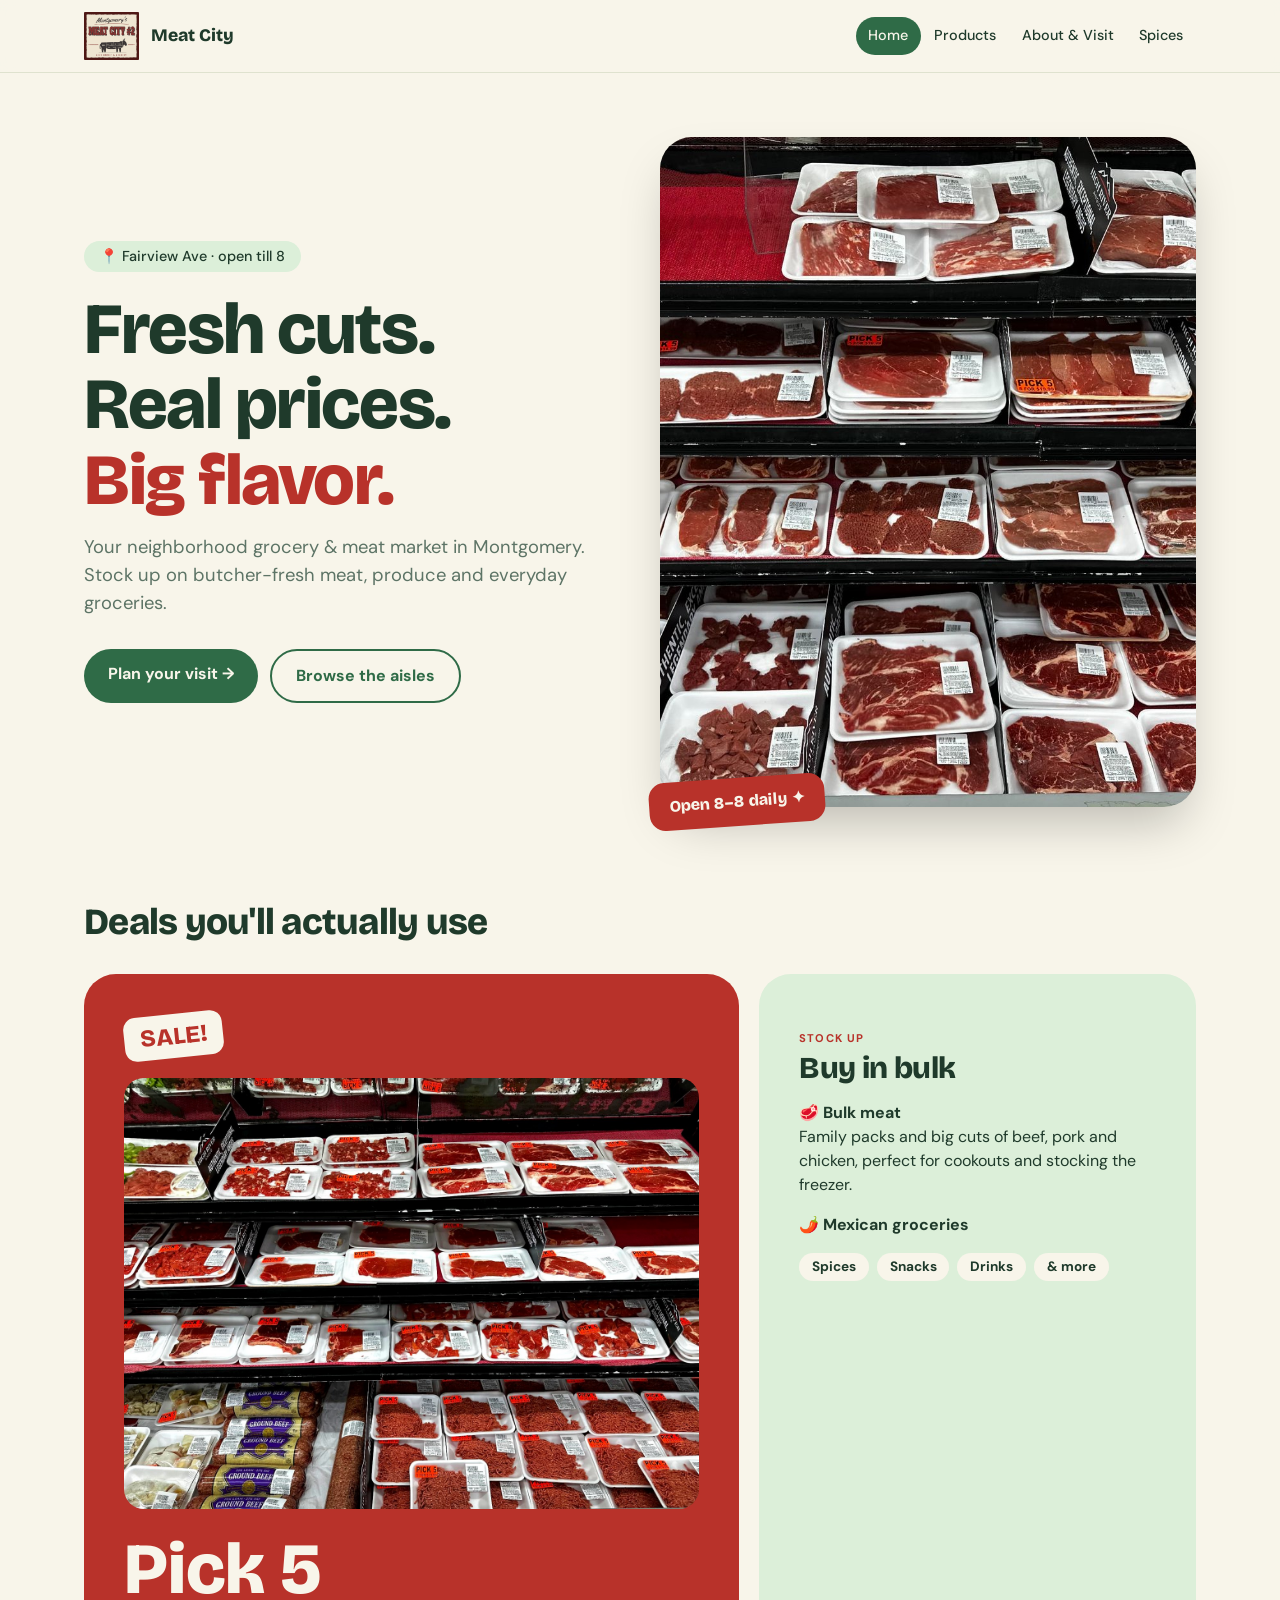
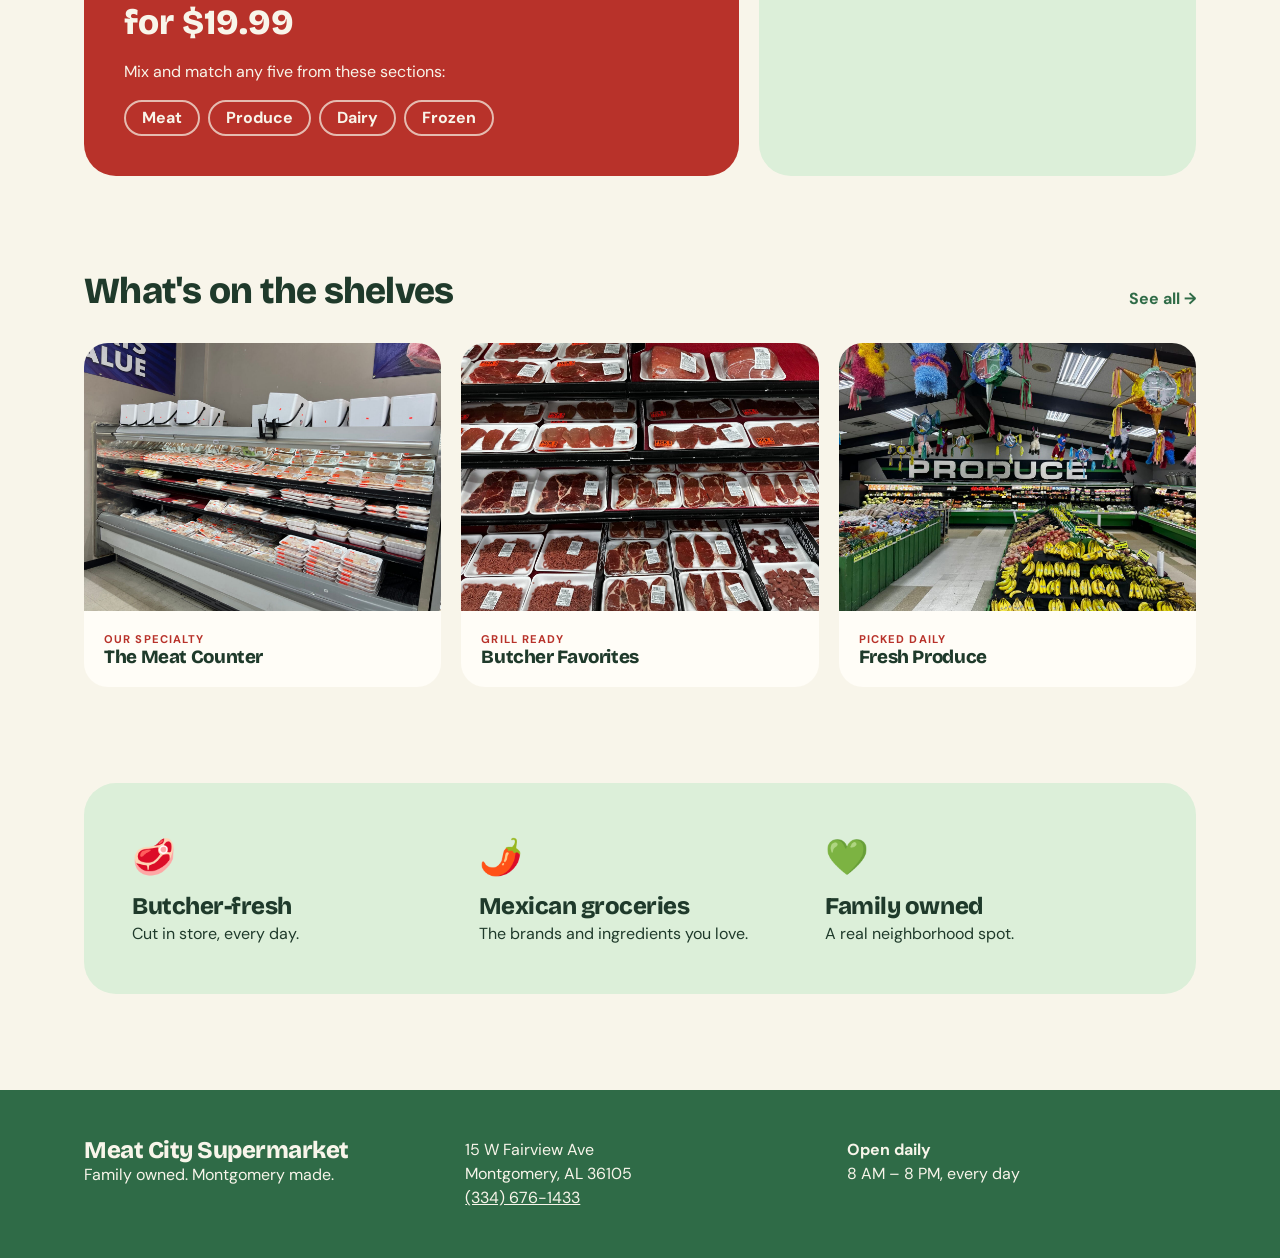
<file: html-site/index.html>
<!DOCTYPE html>
<html lang="en">
<head>
<meta charset="utf-8"><meta name="viewport" content="width=device-width, initial-scale=1">
<title>Meat City Supermarket | Fresh meat &amp; groceries in Montgomery</title><meta name="description" content="Fresh-cut meat, produce and Mexican groceries in Montgomery, AL. Open 8 AM–8 PM daily.">
<link rel="icon" href="favicon.png" type="image/png">
<link rel="stylesheet" href="https://fonts.googleapis.com/css2?family=Bricolage+Grotesque:wght@500;700;800&family=DM+Sans:wght@400;500;700&display=swap">
<link rel="stylesheet" href="styles.css">
</head>
<body>
<header class="header"><div class="wrap nav">
  <a href="index.html" class="brand"><img src="images/logo.png" alt="Meat City logo"><span>Meat City</span></a>
  <nav><a href="index.html" class="active">Home</a><a href="products.html">Products</a><a href="about.html">About &amp; Visit</a><a href="spices.html">Spices</a></nav>
</div></header>
<main>
<section class="wrap hero">
  <div>
    <span class="pill">📍 Fairview Ave · open till 8</span>
    <h1>Fresh cuts.<br>Real prices.<br><span class="red">Big flavor.</span></h1>
    <p class="lead">Your neighborhood grocery &amp; meat market in Montgomery. Stock up on butcher-fresh meat, produce and everyday groceries.</p>
    <div class="btns"><a class="btn" href="about.html">Plan your visit →</a><a class="btn outline" href="products.html">Browse the aisles</a></div>
  </div>
  <div class="hero-img"><img src="images/hero.jpg" alt="Inside Meat City Supermarket"><div class="sticker">Open 8–8 daily ✦</div></div>
</section>
<section class="wrap section">
  <h2>Deals you'll actually use</h2>
  <div class="deals">
    <article class="sale">
      <span class="sale-tag">SALE!</span>
      <img class="sale-img" src="images/pick5.jpg" alt="Meat trays with orange Pick 5 for $19.99 labels">
      <p class="sale-big">Pick 5<span>for $19.99</span></p>
      <p>Mix and match any five from these sections:</p>
      <ul class="chips"><li>Meat</li><li>Produce</li><li>Dairy</li><li>Frozen</li></ul>
    </article>
    <article class="bulk">
      <p class="tag">stock up</p>
      <h3>Buy in bulk</h3>
      <p><b>🥩 Bulk meat</b><br>Family packs and big cuts of beef, pork and chicken, perfect for cookouts and stocking the freezer.</p>
      <p><b>🌶️ Mexican groceries</b></p>
      <ul class="chips light"><li>Spices</li><li>Snacks</li><li>Drinks</li><li>&amp; more</li></ul>
    </article>
  </div>
</section>
<section class="wrap section">
  <div class="row"><h2>What's on the shelves</h2><a class="link" href="products.html">See all →</a></div>
  <div class="grid3">
<article class="card"><img src="images/meat.jpg" alt="The Meat Counter"><div class="pad"><p class="tag">our specialty</p><h3>The Meat Counter</h3></div></article>
<article class="card"><img src="images/more-meat.jpg" alt="Butcher Favorites"><div class="pad"><p class="tag">grill ready</p><h3>Butcher Favorites</h3></div></article>
<article class="card"><img src="images/produce.jpg" alt="Fresh Produce"><div class="pad"><p class="tag">picked daily</p><h3>Fresh Produce</h3></div></article>
  </div>
</section>
<section class="wrap section">
  <div class="perks">
    <div><p class="emoji">🥩</p><h3>Butcher-fresh</h3><p>Cut in store, every day.</p></div>
    <div><p class="emoji">🌶️</p><h3>Mexican groceries</h3><p>The brands and ingredients you love.</p></div>
    <div><p class="emoji">💚</p><h3>Family owned</h3><p>A real neighborhood spot.</p></div>
  </div>
</section>
</main>
<footer class="footer"><div class="wrap cols3">
  <div><p class="big">Meat City Supermarket</p><p>Family owned. Montgomery made.</p></div>
  <div><p>15 W Fairview Ave</p><p>Montgomery, AL 36105</p><a href="tel:+13346761433">(334) 676-1433</a></div>
  <div><p><b>Open daily</b></p><p>8 AM – 8 PM, every day</p></div>
</div></footer>
</body></html>
</file>
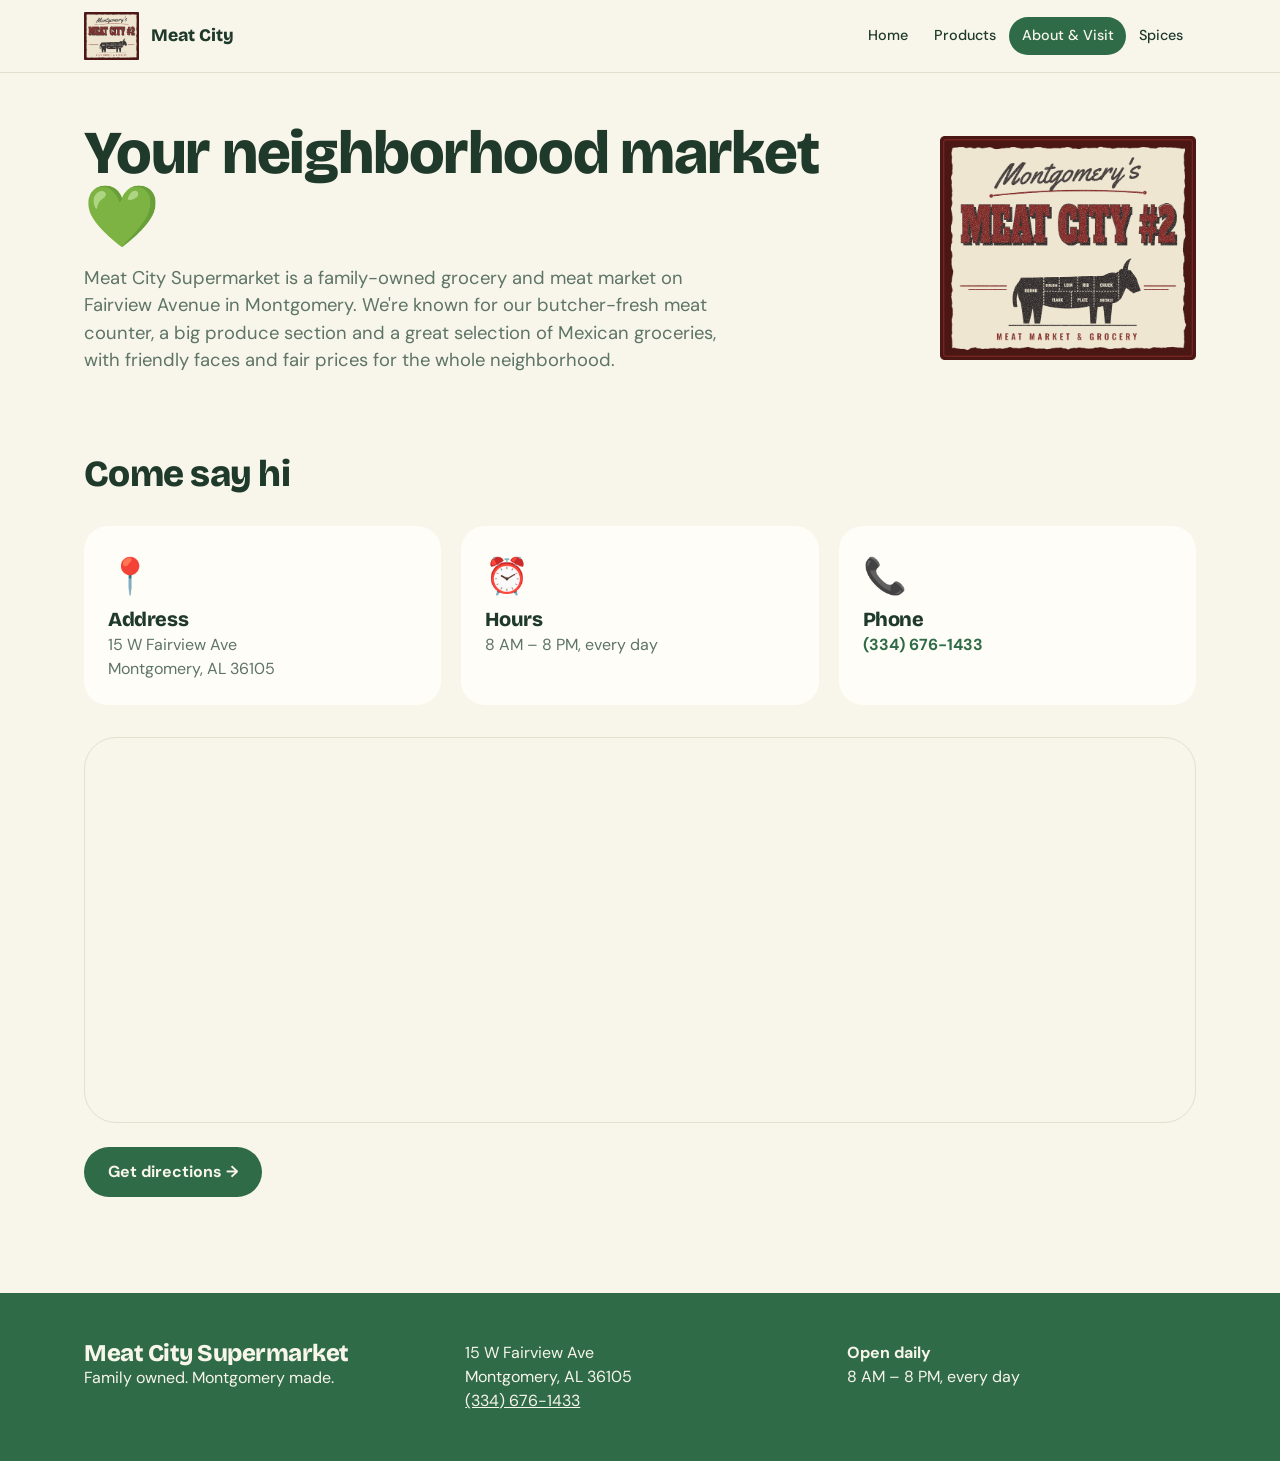
<file: html-site/about.html>
<!DOCTYPE html>
<html lang="en">
<head>
<meta charset="utf-8"><meta name="viewport" content="width=device-width, initial-scale=1">
<title>About &amp; Visit Us | Meat City Supermarket</title><meta name="description" content="Visit Meat City at 15 W Fairview Ave, Montgomery, AL. Open 8 AM–8 PM daily.">
<link rel="icon" href="favicon.png" type="image/png">
<link rel="stylesheet" href="https://fonts.googleapis.com/css2?family=Bricolage+Grotesque:wght@500;700;800&family=DM+Sans:wght@400;500;700&display=swap">
<link rel="stylesheet" href="styles.css">
</head>
<body>
<header class="header"><div class="wrap nav">
  <a href="index.html" class="brand"><img src="images/logo.png" alt="Meat City logo"><span>Meat City</span></a>
  <nav><a href="index.html">Home</a><a href="products.html">Products</a><a href="about.html" class="active">About &amp; Visit</a><a href="spices.html">Spices</a></nav>
</div></header>
<main>
<div class="wrap page">
  <div class="about-top">
    <div><h1>Your neighborhood market 💚</h1>
    <p class="lead">Meat City Supermarket is a family-owned grocery and meat market on Fairview Avenue in Montgomery. We're known for our butcher-fresh meat counter, a big produce section and a great selection of Mexican groceries, with friendly faces and fair prices for the whole neighborhood.</p></div>
    <img src="images/logo.png" alt="Montgomery's Meat City #2 meat market and grocery sign" class="about-logo">
  </div>
  <h2 class="mt">Come say hi</h2>
  <div class="grid3">
    <div class="info"><p class="emoji">📍</p><h3>Address</h3><p>15 W Fairview Ave</p><p>Montgomery, AL 36105</p></div>
    <div class="info"><p class="emoji">⏰</p><h3>Hours</h3><p>8 AM – 8 PM, every day</p></div>
    <div class="info"><p class="emoji">📞</p><h3>Phone</h3><a class="link" href="tel:+13346761433">(334) 676-1433</a></div>
  </div>
  <div class="map"><iframe title="Map to Meat City Supermarket" src="https://www.google.com/maps?q=15+W+Fairview+Ave,+Montgomery,+AL+36105&output=embed" loading="lazy"></iframe></div>
  <a class="btn" target="_blank" rel="noreferrer" href="https://www.google.com/maps/dir/?api=1&destination=15+W+Fairview+Ave+Montgomery+AL+36105">Get directions →</a>
</div>
</main>
<footer class="footer"><div class="wrap cols3">
  <div><p class="big">Meat City Supermarket</p><p>Family owned. Montgomery made.</p></div>
  <div><p>15 W Fairview Ave</p><p>Montgomery, AL 36105</p><a href="tel:+13346761433">(334) 676-1433</a></div>
  <div><p><b>Open daily</b></p><p>8 AM – 8 PM, every day</p></div>
</div></footer>
</body></html>
</file>
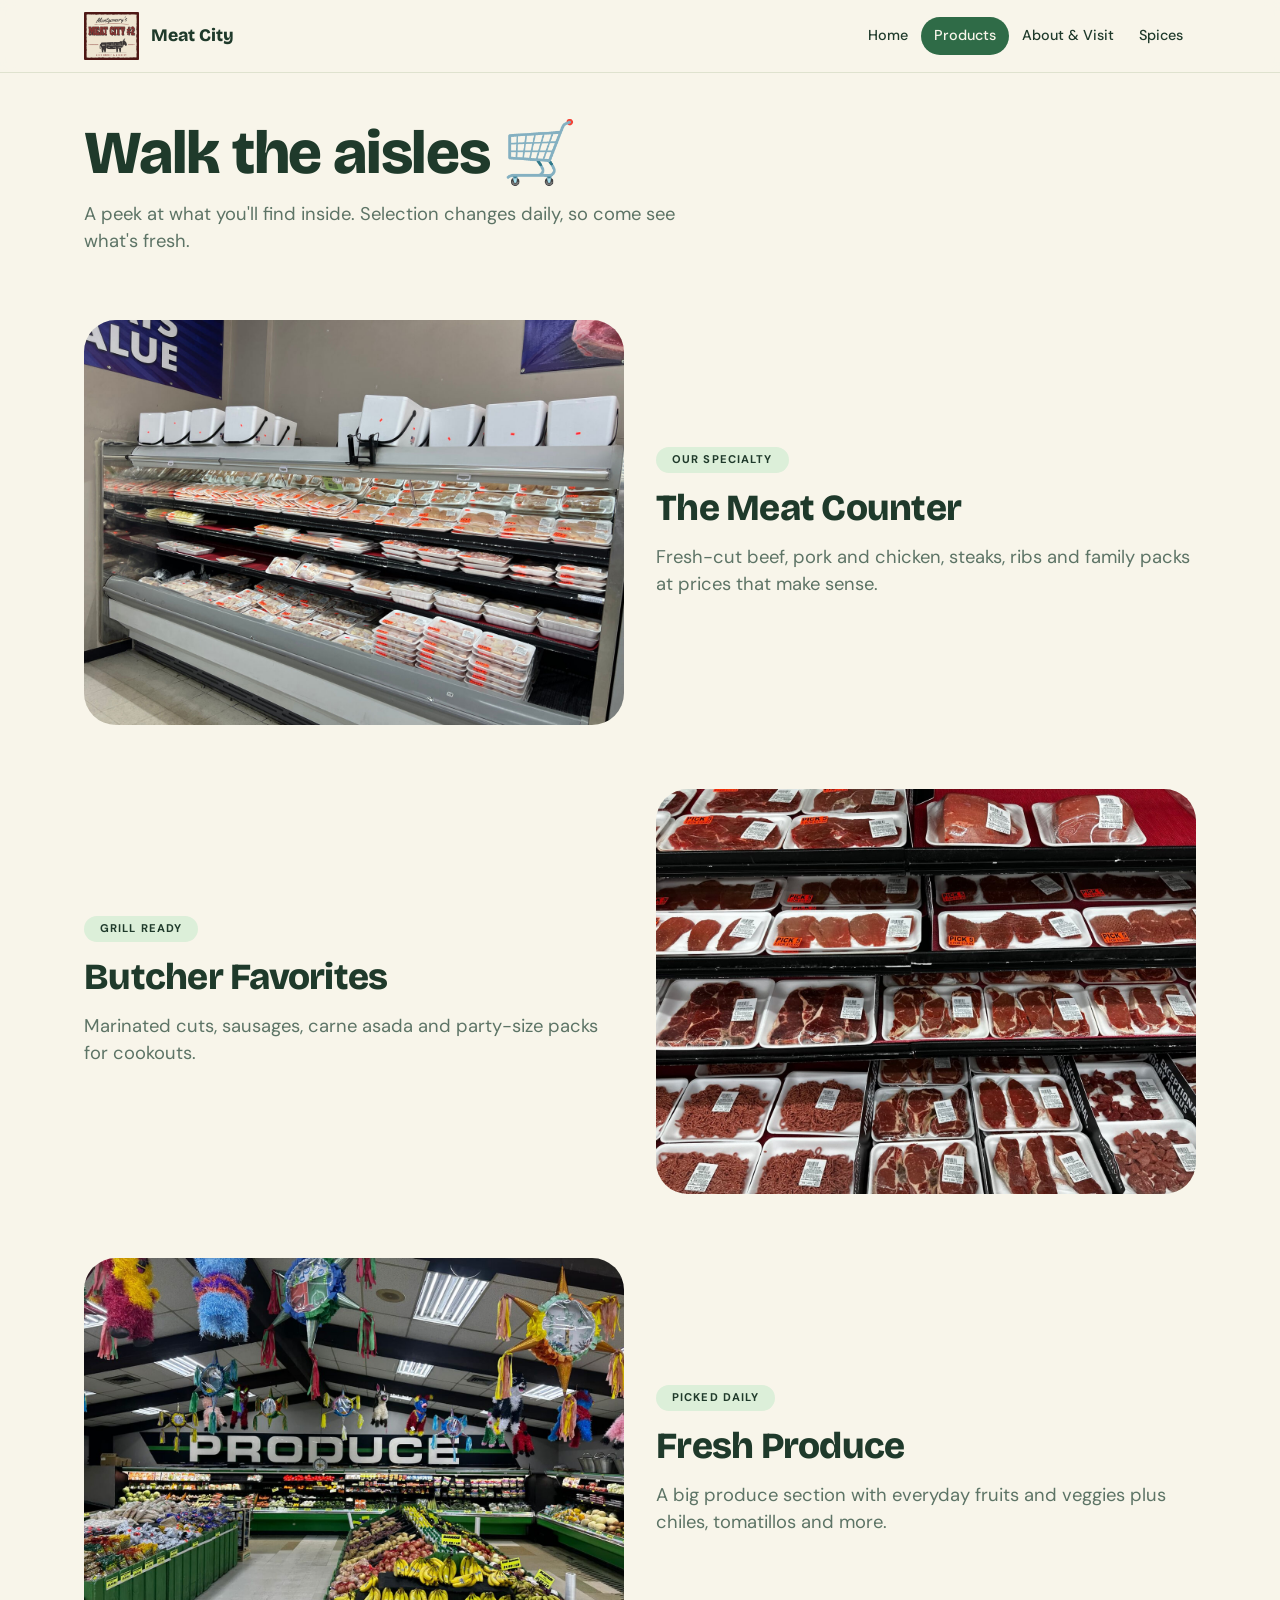
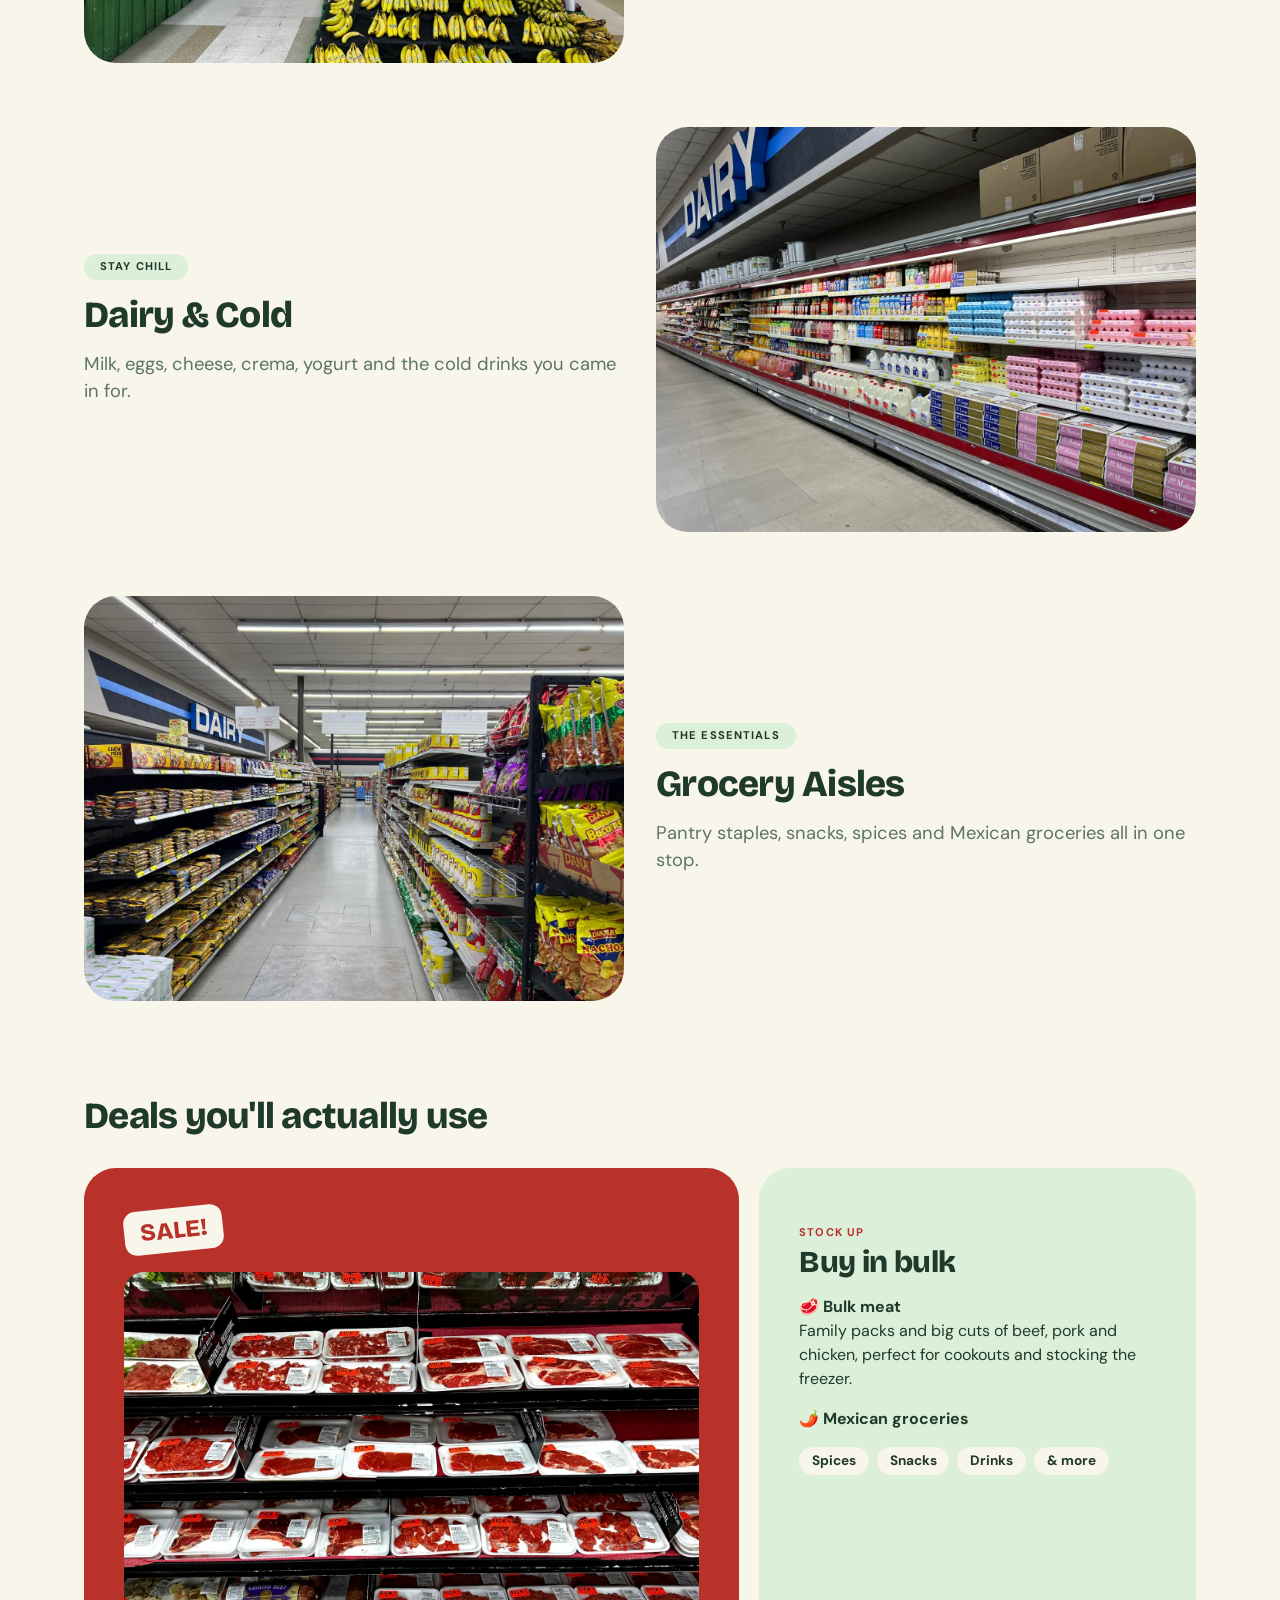
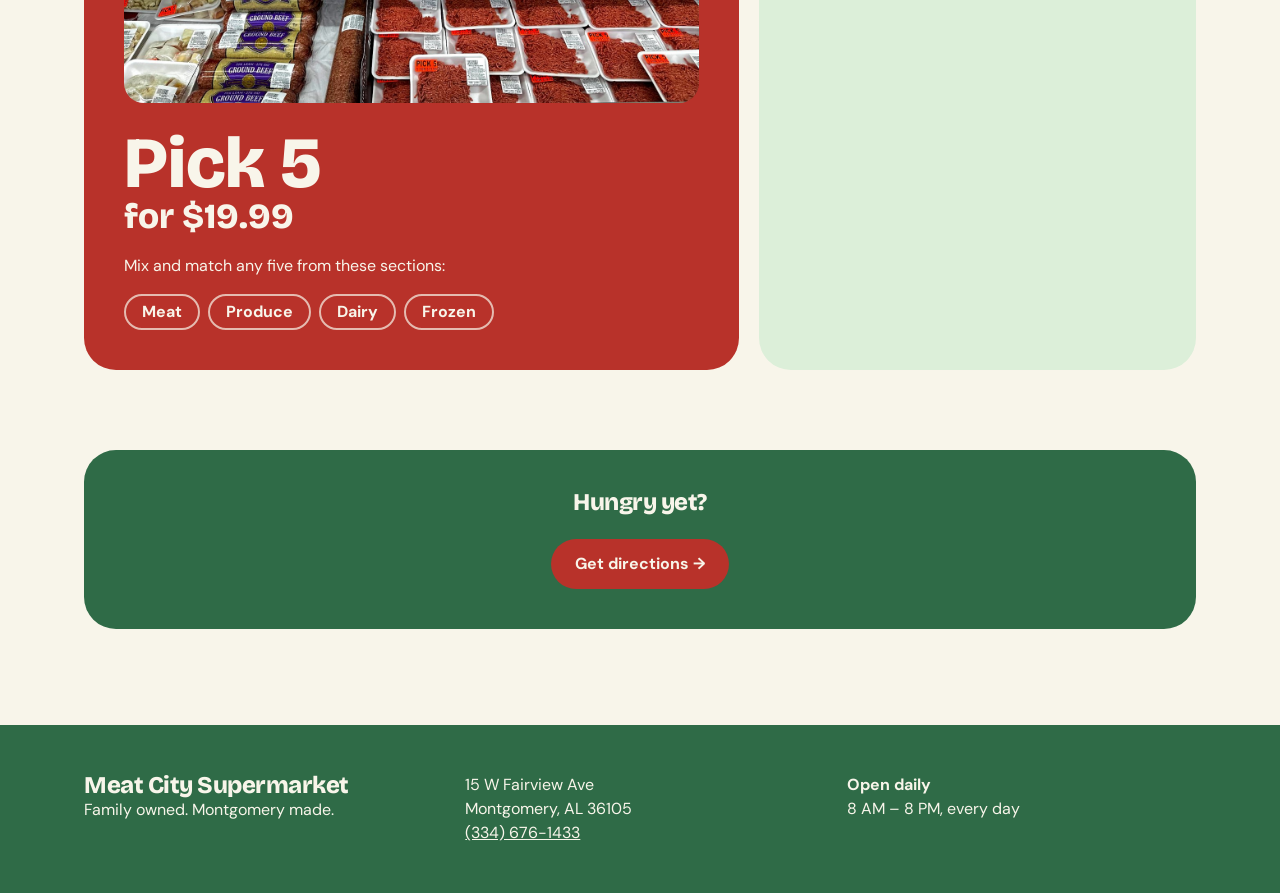
<file: html-site/products.html>
<!DOCTYPE html>
<html lang="en">
<head>
<meta charset="utf-8"><meta name="viewport" content="width=device-width, initial-scale=1">
<title>Products &amp; Aisles | Meat City Supermarket</title><meta name="description" content="Browse Meat City's meat counter, produce, dairy and grocery aisles.">
<link rel="icon" href="favicon.png" type="image/png">
<link rel="stylesheet" href="https://fonts.googleapis.com/css2?family=Bricolage+Grotesque:wght@500;700;800&family=DM+Sans:wght@400;500;700&display=swap">
<link rel="stylesheet" href="styles.css">
</head>
<body>
<header class="header"><div class="wrap nav">
  <a href="index.html" class="brand"><img src="images/logo.png" alt="Meat City logo"><span>Meat City</span></a>
  <nav><a href="index.html">Home</a><a href="products.html" class="active">Products</a><a href="about.html">About &amp; Visit</a><a href="spices.html">Spices</a></nav>
</div></header>
<main>
<div class="wrap page"><h1>Walk the aisles 🛒</h1><p class="lead">A peek at what you'll find inside. Selection changes daily, so come see what's fresh.</p>
<section class="aisle"><img src="images/meat.jpg" alt="The Meat Counter"><div><span class="pill small">our specialty</span><h2>The Meat Counter</h2><p class="lead">Fresh-cut beef, pork and chicken, steaks, ribs and family packs at prices that make sense.</p></div></section>
<section class="aisle flip"><img src="images/more-meat.jpg" alt="Butcher Favorites"><div><span class="pill small">grill ready</span><h2>Butcher Favorites</h2><p class="lead">Marinated cuts, sausages, carne asada and party-size packs for cookouts.</p></div></section>
<section class="aisle"><img src="images/produce.jpg" alt="Fresh Produce"><div><span class="pill small">picked daily</span><h2>Fresh Produce</h2><p class="lead">A big produce section with everyday fruits and veggies plus chiles, tomatillos and more.</p></div></section>
<section class="aisle flip"><img src="images/dairy.jpg" alt="Dairy &amp; Cold"><div><span class="pill small">stay chill</span><h2>Dairy &amp; Cold</h2><p class="lead">Milk, eggs, cheese, crema, yogurt and the cold drinks you came in for.</p></div></section>
<section class="aisle"><img src="images/aisles.jpg" alt="Grocery Aisles"><div><span class="pill small">the essentials</span><h2>Grocery Aisles</h2><p class="lead">Pantry staples, snacks, spices and Mexican groceries all in one stop.</p></div></section>
</div>
<section class="wrap section">
  <h2>Deals you'll actually use</h2>
  <div class="deals">
    <article class="sale">
      <span class="sale-tag">SALE!</span>
      <img class="sale-img" src="images/pick5.jpg" alt="Meat trays with orange Pick 5 for $19.99 labels">
      <p class="sale-big">Pick 5<span>for $19.99</span></p>
      <p>Mix and match any five from these sections:</p>
      <ul class="chips"><li>Meat</li><li>Produce</li><li>Dairy</li><li>Frozen</li></ul>
    </article>
    <article class="bulk">
      <p class="tag">stock up</p>
      <h3>Buy in bulk</h3>
      <p><b>🥩 Bulk meat</b><br>Family packs and big cuts of beef, pork and chicken, perfect for cookouts and stocking the freezer.</p>
      <p><b>🌶️ Mexican groceries</b></p>
      <ul class="chips light"><li>Spices</li><li>Snacks</li><li>Drinks</li><li>&amp; more</li></ul>
    </article>
  </div>
</section>
<div class="wrap"><div class="cta"><h2>Hungry yet?</h2><a class="btn red-bg" href="about.html">Get directions →</a></div></div>
</main>
<footer class="footer"><div class="wrap cols3">
  <div><p class="big">Meat City Supermarket</p><p>Family owned. Montgomery made.</p></div>
  <div><p>15 W Fairview Ave</p><p>Montgomery, AL 36105</p><a href="tel:+13346761433">(334) 676-1433</a></div>
  <div><p><b>Open daily</b></p><p>8 AM – 8 PM, every day</p></div>
</div></footer>
</body></html>
</file>
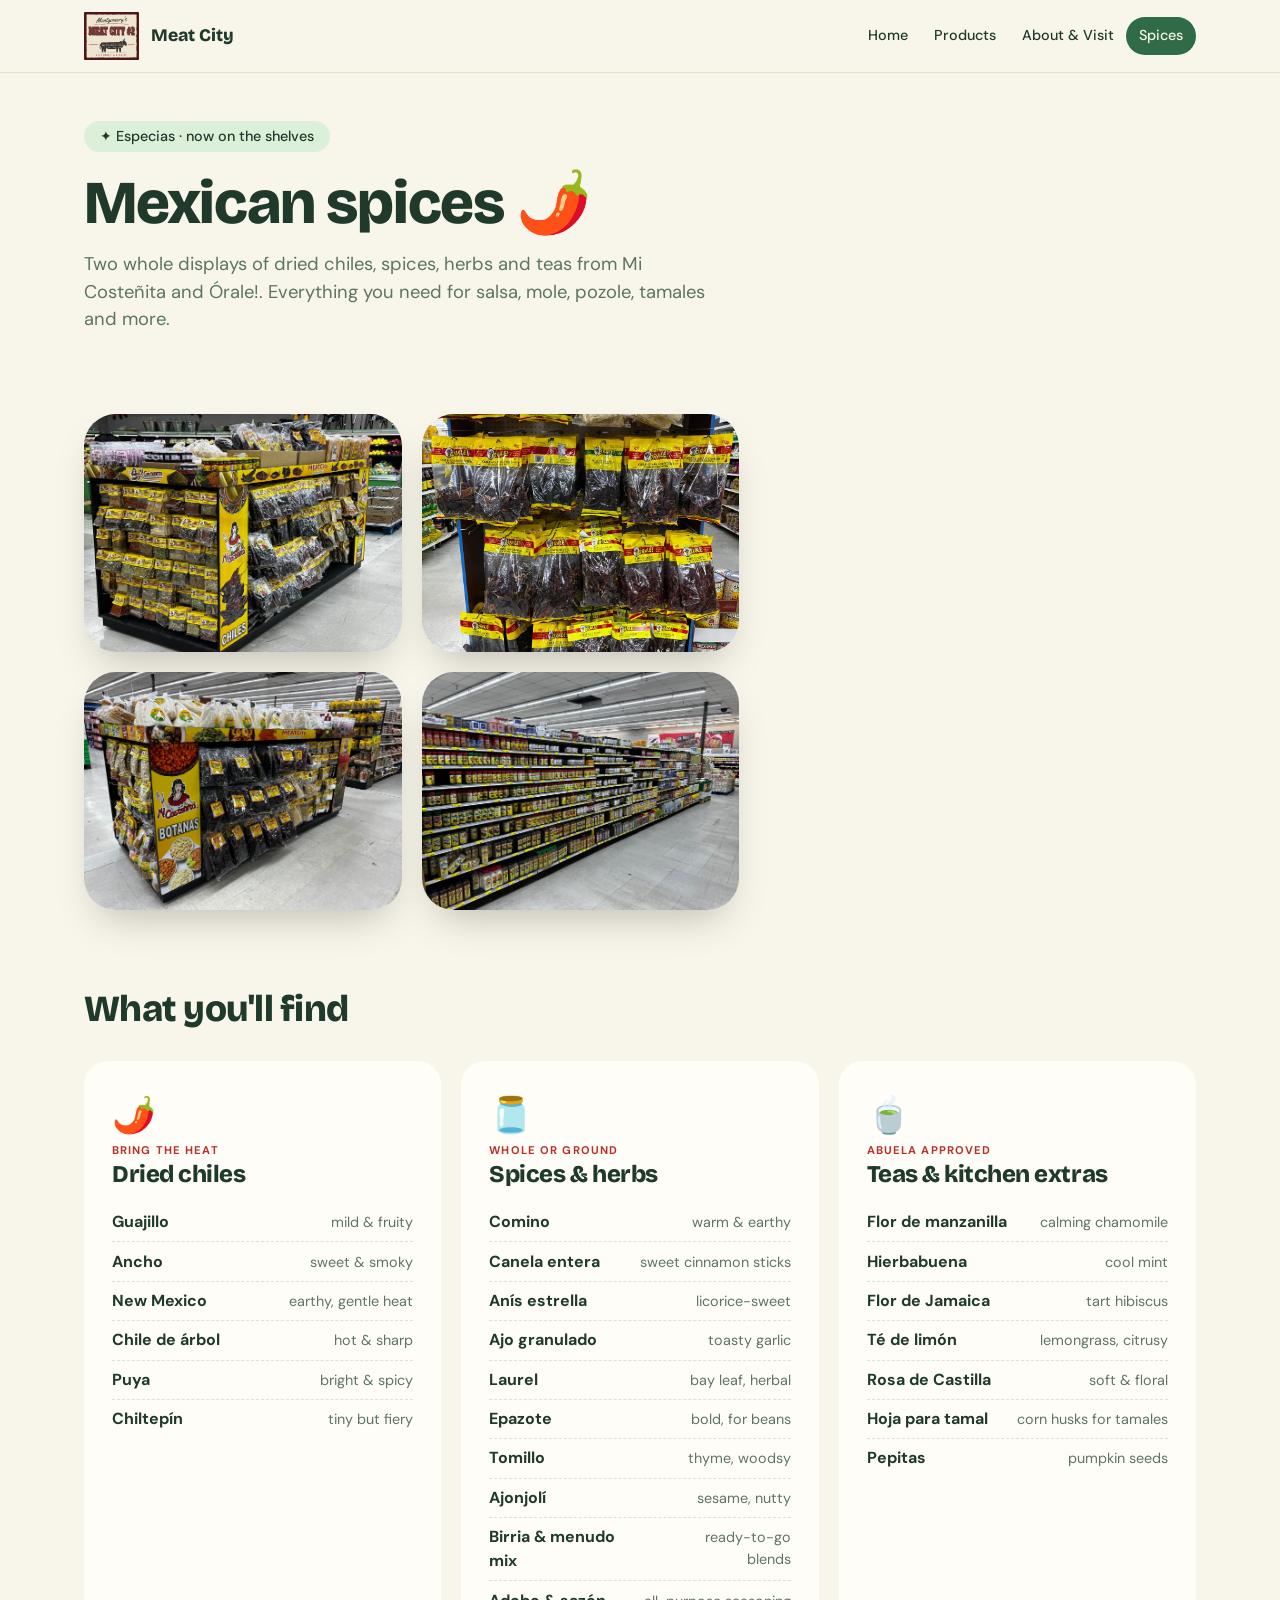
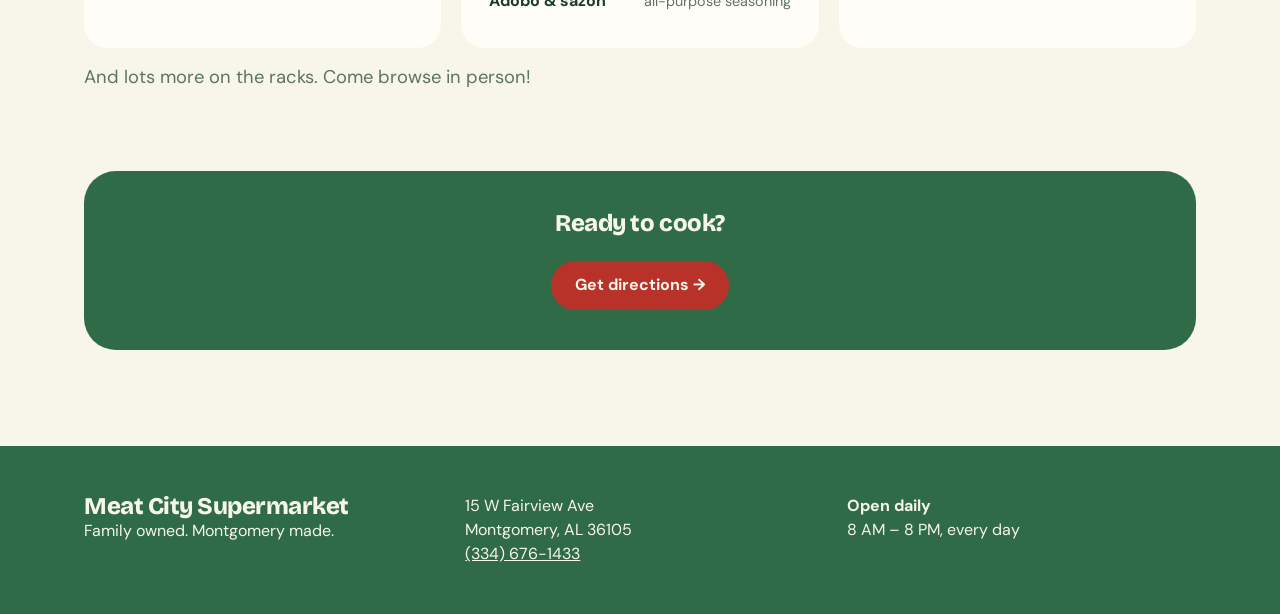
<file: html-site/spices.html>
<!DOCTYPE html>
<html lang="en">
<head>
<meta charset="utf-8"><meta name="viewport" content="width=device-width, initial-scale=1">
<title>Mexican Spices | Meat City Supermarket</title><meta name="description" content="Dried chiles, canela, comino, oregano, teas and more from Mi Costeñita and Órale! at Meat City in Montgomery, AL.">
<link rel="icon" href="favicon.png" type="image/png">
<link rel="stylesheet" href="https://fonts.googleapis.com/css2?family=Bricolage+Grotesque:wght@500;700;800&family=DM+Sans:wght@400;500;700&display=swap">
<link rel="stylesheet" href="styles.css">
</head>
<body>
<header class="header"><div class="wrap nav">
  <a href="index.html" class="brand"><img src="images/logo.png" alt="Meat City logo"><span>Meat City</span></a>
  <nav><a href="index.html">Home</a><a href="products.html">Products</a><a href="about.html">About &amp; Visit</a><a href="spices.html" class="active">Spices</a></nav>
</div></header>
<main>
<div class="wrap page">
  <span class="pill">✦ Especias · now on the shelves</span>
  <h1 style="margin-top:1.2rem">Mexican spices 🌶️</h1>
  <p class="lead">Two whole displays of dried chiles, spices, herbs and teas from Mi Costeñita and Órale!. Everything you need for salsa, mole, pozole, tamales and more.</p>
  <div class="spice-photos">
    <div class="photo-grid"><img src="images/spices-1.jpg" alt="Mi Costeñita spice island with chile bags and herb packets at Meat City"><img src="images/spices-2.jpg" alt="Órale! rack of ancho, guajillo, New Mexico and árbol chile bags"><img src="images/spices-3.jpg" alt="Mi Costeñita botanas and dried chiles island with corn husks on top"><img src="images/spices-4.jpg" alt="Long aisle of ground spices, adobo and sazón jars"></div>
  </div>
  <h2 class="mt">What you'll find</h2>
  <div class="grid3">
    <section class="spice-card"><p class="emoji">🌶️</p><p class="tag">bring the heat</p><h3>Dried chiles</h3><ul><li><b>Guajillo</b><span>mild &amp; fruity</span></li><li><b>Ancho</b><span>sweet &amp; smoky</span></li><li><b>New Mexico</b><span>earthy, gentle heat</span></li><li><b>Chile de árbol</b><span>hot &amp; sharp</span></li><li><b>Puya</b><span>bright &amp; spicy</span></li><li><b>Chiltepín</b><span>tiny but fiery</span></li></ul></section>
    <section class="spice-card"><p class="emoji">🫙</p><p class="tag">whole or ground</p><h3>Spices &amp; herbs</h3><ul><li><b>Comino</b><span>warm &amp; earthy</span></li><li><b>Canela entera</b><span>sweet cinnamon sticks</span></li><li><b>Anís estrella</b><span>licorice-sweet</span></li><li><b>Ajo granulado</b><span>toasty garlic</span></li><li><b>Laurel</b><span>bay leaf, herbal</span></li><li><b>Epazote</b><span>bold, for beans</span></li><li><b>Tomillo</b><span>thyme, woodsy</span></li><li><b>Ajonjolí</b><span>sesame, nutty</span></li><li><b>Birria &amp; menudo mix</b><span>ready-to-go blends</span></li><li><b>Adobo &amp; sazón</b><span>all-purpose seasoning</span></li></ul></section>
    <section class="spice-card"><p class="emoji">🍵</p><p class="tag">abuela approved</p><h3>Teas &amp; kitchen extras</h3><ul><li><b>Flor de manzanilla</b><span>calming chamomile</span></li><li><b>Hierbabuena</b><span>cool mint</span></li><li><b>Flor de Jamaica</b><span>tart hibiscus</span></li><li><b>Té de limón</b><span>lemongrass, citrusy</span></li><li><b>Rosa de Castilla</b><span>soft &amp; floral</span></li><li><b>Hoja para tamal</b><span>corn husks for tamales</span></li><li><b>Pepitas</b><span>pumpkin seeds</span></li></ul></section>
  </div>
  <p class="lead">And lots more on the racks. Come browse in person!</p>
</div>
<div class="wrap"><div class="cta"><h2>Ready to cook?</h2><a class="btn red-bg" href="about.html">Get directions →</a></div></div>
</main>
<footer class="footer"><div class="wrap cols3">
  <div><p class="big">Meat City Supermarket</p><p>Family owned. Montgomery made.</p></div>
  <div><p>15 W Fairview Ave</p><p>Montgomery, AL 36105</p><a href="tel:+13346761433">(334) 676-1433</a></div>
  <div><p><b>Open daily</b></p><p>8 AM – 8 PM, every day</p></div>
</div></footer>
</body></html>
</file>
<file: html-site/styles.css>
:root{--bg:#f8f5ea;--fg:#1f3a2b;--card:#fffdf7;--green:#2f6b47;--soft:#dcefd9;--muted:#5d7466;--red:#b8322a;--border:#dfe2cf}
*{box-sizing:border-box;margin:0}
body{background:var(--bg);color:var(--fg);font-family:"DM Sans",sans-serif;line-height:1.5}
h1,h2,h3,.big{font-family:"Bricolage Grotesque",sans-serif;font-weight:800;letter-spacing:-.02em;line-height:1.05}
a{color:inherit;text-decoration:none}img{display:block;max-width:100%}
.wrap{max-width:72rem;margin:0 auto;padding:0 1.25rem}
.header{position:sticky;top:0;z-index:5;background:rgba(248,245,234,.88);backdrop-filter:blur(8px);border-bottom:1px solid var(--border)}
.nav{display:flex;justify-content:space-between;align-items:center;padding:.75rem 1.25rem}
.brand{display:flex;align-items:center;gap:.75rem;font-family:"Bricolage Grotesque";font-weight:800;font-size:1.1rem}.brand img{height:48px;width:auto}
nav a{padding:.5rem .8rem;border-radius:99px;font-weight:500;font-size:.9rem}nav a:hover{background:var(--soft)}nav a.active{background:var(--green);color:var(--bg)}
.hero{display:grid;gap:2.5rem;align-items:center;padding-top:4rem}@media(min-width:768px){.hero{grid-template-columns:1fr 1fr}}
.hero h1{font-size:clamp(3rem,7vw,4.5rem);margin-top:1.2rem}.red{color:var(--red)}
.pill{display:inline-block;background:var(--soft);padding:.3rem 1rem;border-radius:99px;font-size:.9rem;font-weight:500}.pill.small{font-size:.7rem;font-weight:700;text-transform:uppercase;letter-spacing:.1em}
.lead{font-size:1.15rem;color:var(--muted);margin-top:1rem;max-width:40rem}
.btns{display:flex;flex-wrap:wrap;gap:.75rem;margin-top:2rem}
.btn{display:inline-block;background:var(--green);color:var(--bg);padding:.8rem 1.5rem;border-radius:99px;font-weight:700;margin-top:1.5rem}.btns .btn{margin:0}
.btn.outline{background:none;border:2px solid var(--green);color:var(--green)}.btn.red-bg{background:var(--red)}
.hero-img{position:relative}.hero-img img{aspect-ratio:4/5;object-fit:cover;width:100%;border-radius:2rem;box-shadow:0 25px 50px -12px rgba(0,0,0,.25)}
.sticker{position:absolute;bottom:-1.2rem;left:-.7rem;transform:rotate(-4deg);background:var(--red);color:var(--bg);padding:.75rem 1.25rem;border-radius:1rem;font-family:"Bricolage Grotesque";font-weight:800}
.section{margin-top:6rem}.section h2,.page h2{font-size:2.3rem}
.row{display:flex;justify-content:space-between;align-items:end}.link{color:var(--green);font-weight:700}
.grid3{display:grid;gap:1.25rem;margin-top:2rem}@media(min-width:640px){.grid3{grid-template-columns:repeat(3,1fr)}}
.card{background:var(--card);border-radius:1.5rem;overflow:hidden;transition:transform .2s}.card:hover{transform:translateY(-4px)}
.card img{aspect-ratio:4/3;object-fit:cover;width:100%}.pad{padding:1.25rem}.tag{font-size:.7rem;font-weight:700;text-transform:uppercase;letter-spacing:.1em;color:var(--red)}
.perks{display:grid;gap:1.5rem;background:var(--soft);border-radius:2rem;padding:3rem}@media(min-width:768px){.perks{grid-template-columns:repeat(3,1fr)}}
.perks h3{font-size:1.5rem;margin:.6rem 0 .2rem}.emoji{font-size:2.2rem}
.page{padding-top:3rem}.page h1{font-size:clamp(2.8rem,6vw,3.8rem)}
.aisle{display:grid;gap:2rem;align-items:center;margin-top:4rem}@media(min-width:768px){.aisle{grid-template-columns:1fr 1fr}.aisle.flip img{order:2}}
.aisle img{aspect-ratio:4/3;object-fit:cover;width:100%;border-radius:2rem}.aisle h2{margin-top:1rem}
.cta{margin-top:5rem;background:var(--green);color:var(--bg);border-radius:2rem;padding:2.5rem;text-align:center}
.about-top{display:grid;gap:2.5rem;align-items:center}@media(min-width:768px){.about-top{grid-template-columns:1fr auto}}.about-logo{width:16rem;margin:0 auto}
.mt{margin-top:5rem}.info{background:var(--card);border-radius:1.5rem;padding:1.5rem;color:var(--muted)}.info h3{color:var(--fg);font-size:1.25rem;margin:.4rem 0 .2rem}
.map{margin-top:2rem;border-radius:2rem;overflow:hidden;border:1px solid var(--border)}.map iframe{width:100%;height:24rem;border:0;display:block}
.footer{margin-top:6rem;background:var(--green);color:var(--bg)}.cols3{display:grid;gap:2rem;padding:3rem 1.25rem}@media(min-width:640px){.cols3{grid-template-columns:repeat(3,1fr)}}.big{font-size:1.5rem}.footer a{text-decoration:underline}
.deals{display:grid;gap:1.25rem;margin-top:2rem}@media(min-width:768px){.deals{grid-template-columns:3fr 2fr}}
.sale{background:var(--red);color:var(--bg);border-radius:2rem;padding:2.5rem}.sale-tag{display:inline-block;transform:rotate(-6deg);background:var(--bg);color:var(--red);padding:.25rem 1rem;border-radius:.75rem;font-family:"Bricolage Grotesque";font-weight:800;font-size:1.5rem}
.sale-big{font-family:"Bricolage Grotesque";font-weight:800;font-size:clamp(3.5rem,8vw,4.5rem);line-height:1;margin:1.5rem 0 1.25rem}.sale-big span{display:block;font-size:2.2rem}
.chips{list-style:none;padding:0;display:flex;flex-wrap:wrap;gap:.5rem;margin-top:1rem}.chips li{border:2px solid rgba(248,245,234,.7);border-radius:99px;padding:.25rem 1rem;font-weight:700}
.chips.light li{border:0;background:var(--bg);font-size:.85rem;padding:.25rem .8rem}
.bulk{background:var(--soft);border-radius:2rem;padding:2.5rem}.bulk h3{font-size:1.9rem;margin:.4rem 0 1rem}.bulk p{margin-top:1rem}
.spice-photos{display:grid;gap:1.25rem;margin-top:2.5rem}@media(min-width:768px){.spice-photos{grid-template-columns:3fr 2fr}}
.spice-photos .stack{display:grid;gap:1.25rem}.spice-photos img{width:100%;border-radius:2rem;object-fit:cover;box-shadow:0 20px 40px -15px rgba(0,0,0,.25)}.spice-photos .stack img{aspect-ratio:4/3}.spice-photos>img{height:100%}
.spice-card{background:var(--card);border-radius:1.5rem;padding:1.75rem}.spice-card h3{font-size:1.5rem;margin-top:.2rem}
.spice-card ul{list-style:none;padding:0;margin-top:1rem}.spice-card li{display:flex;justify-content:space-between;gap:.75rem;align-items:baseline;border-bottom:1px dashed var(--border);padding:.45rem 0}.spice-card li:last-child{border:0}.spice-card li span{color:var(--muted);font-size:.9rem;text-align:right}
nav{display:flex;flex-wrap:wrap;justify-content:flex-end}
.sale-img{display:block;width:100%;border-radius:1.25rem;margin-top:1.25rem;aspect-ratio:4/3;object-fit:cover}
.photo-grid{display:grid;gap:1.25rem;margin-top:2.5rem}@media(min-width:640px){.photo-grid{grid-template-columns:1fr 1fr}}.photo-grid img{width:100%;aspect-ratio:4/3;object-fit:cover;border-radius:2rem}
</file>
